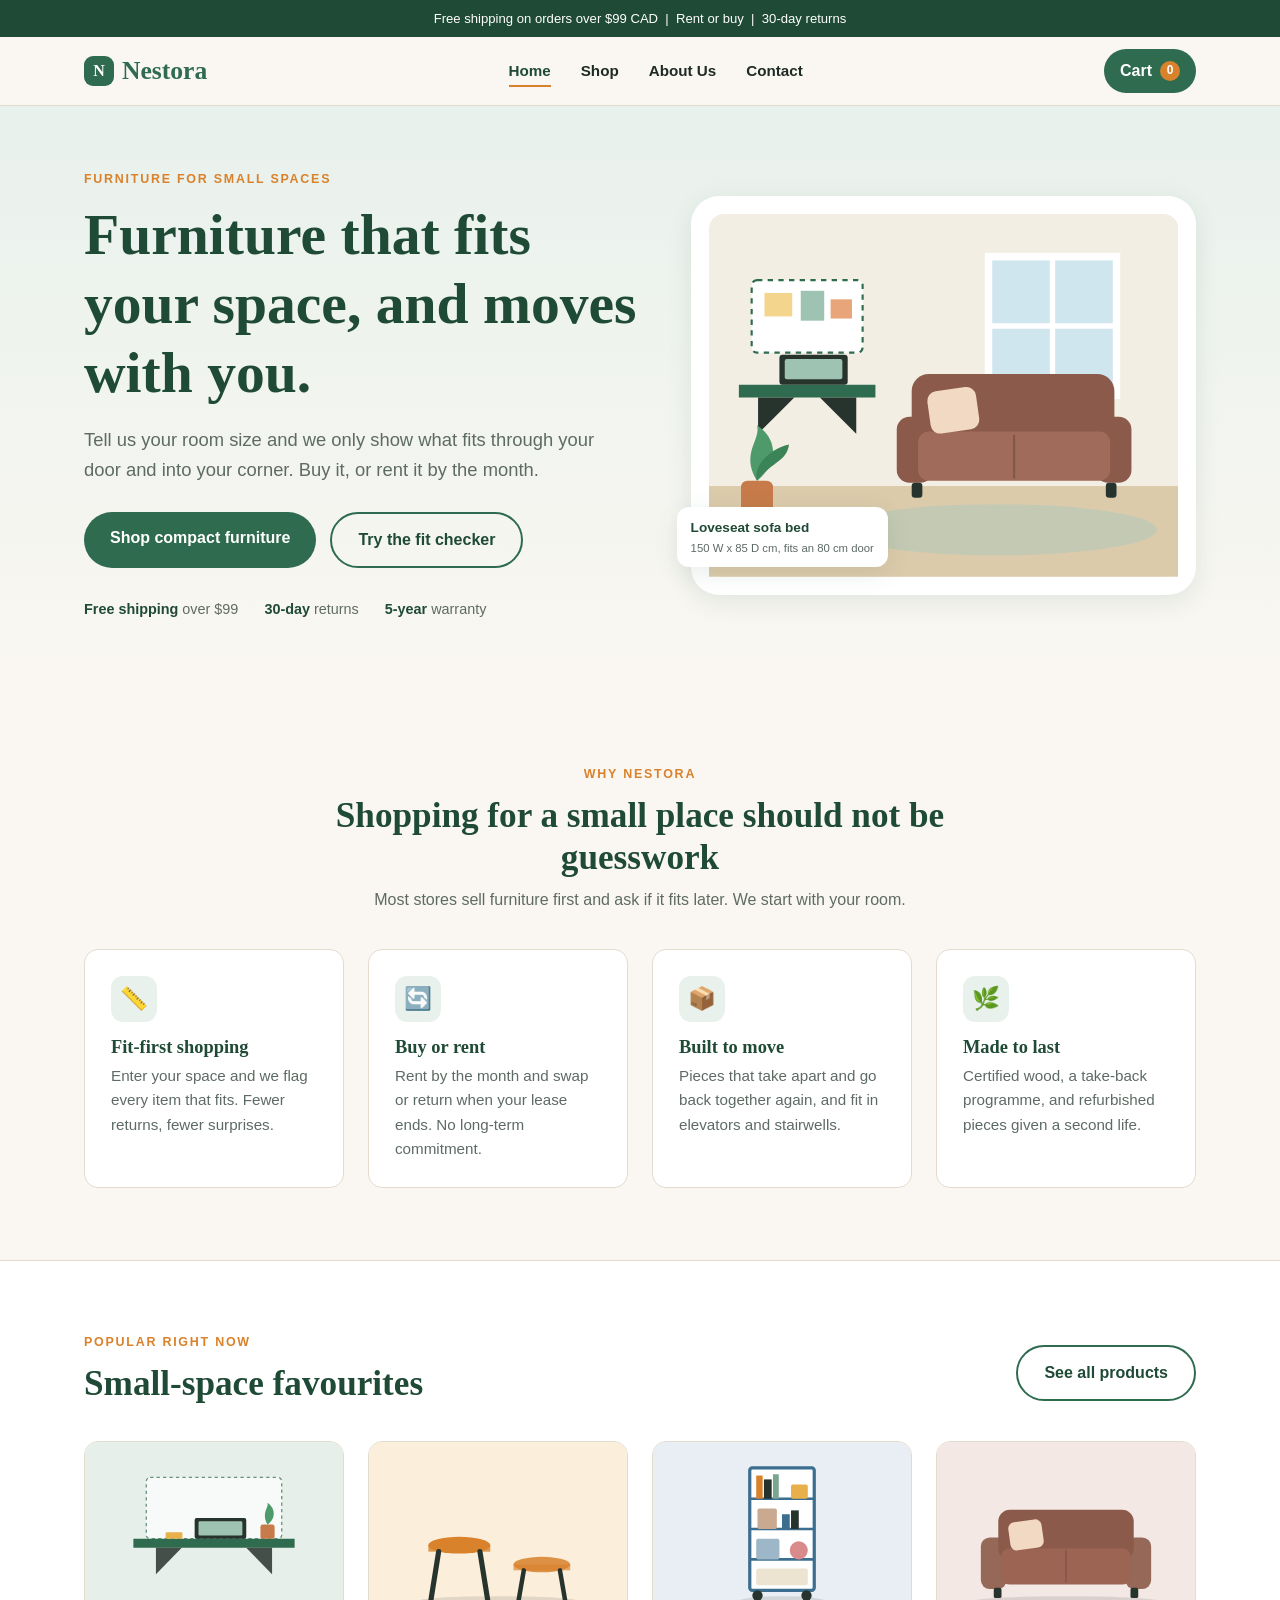
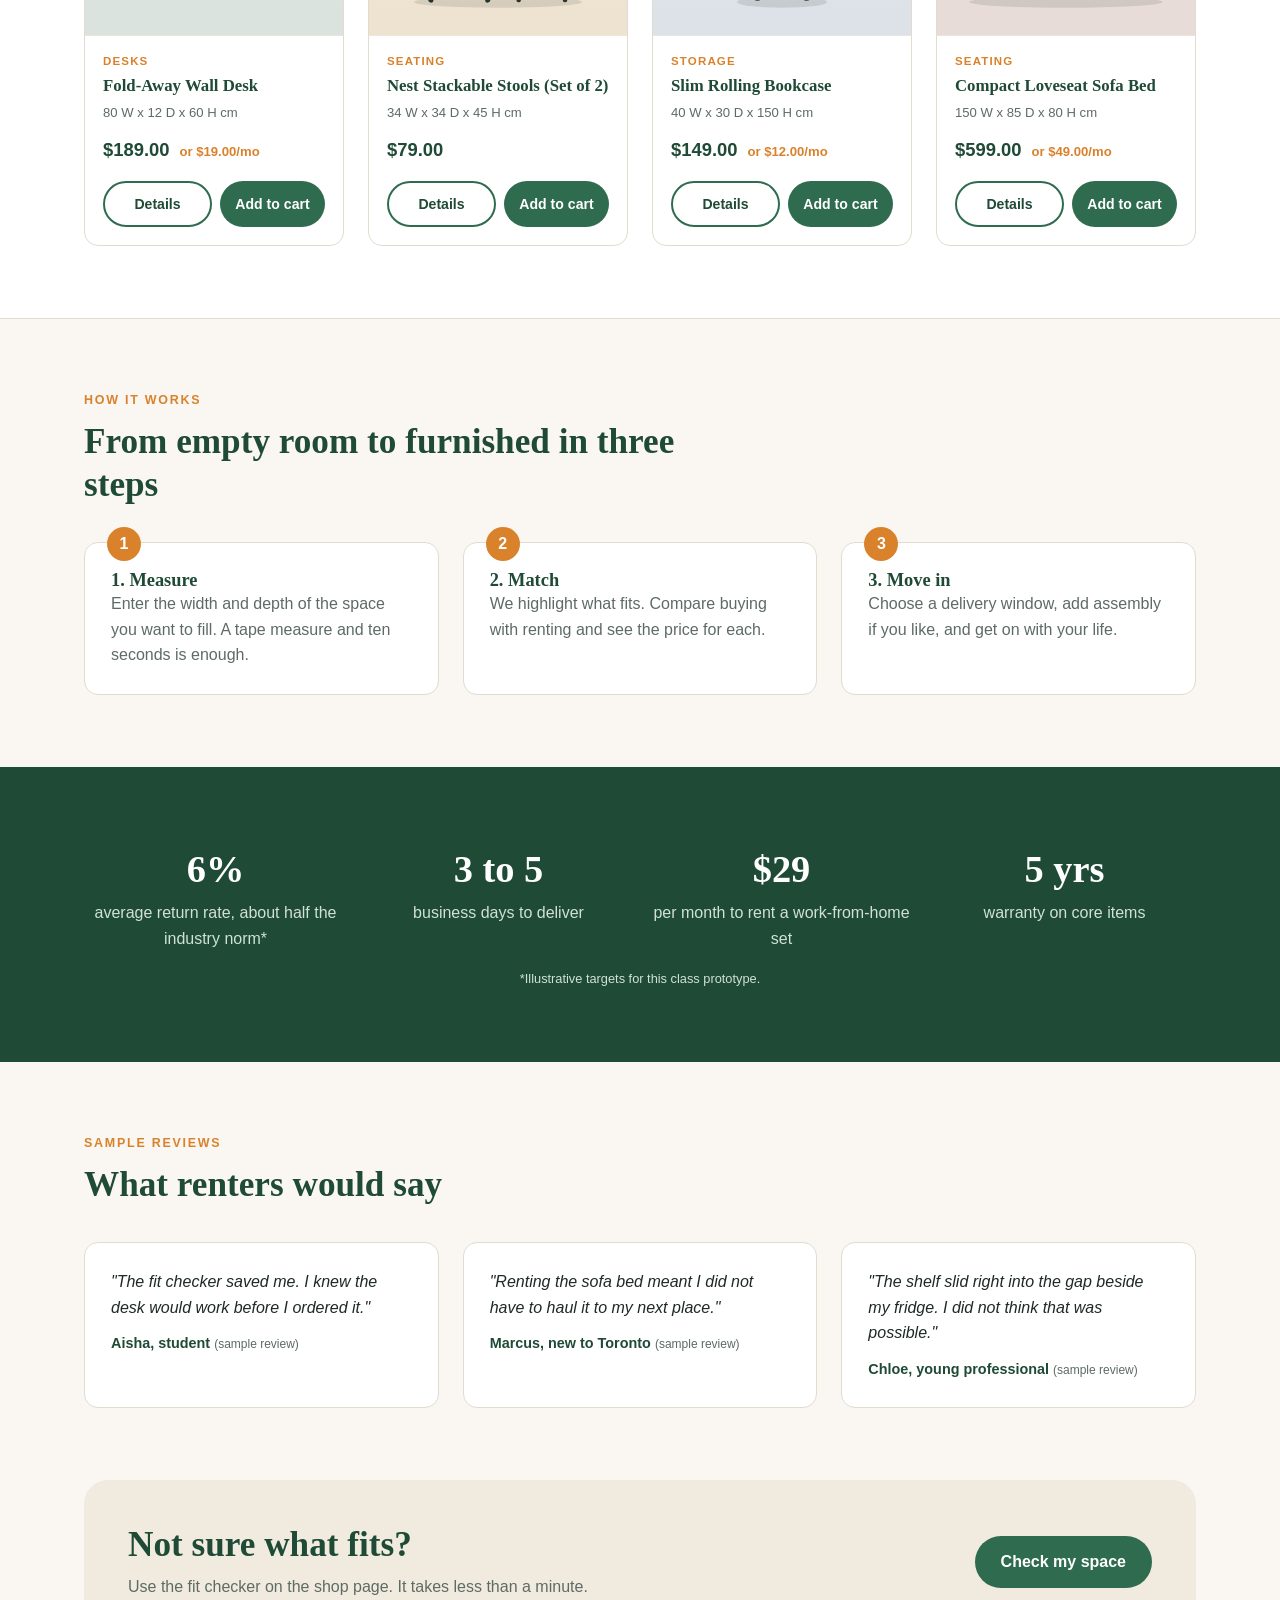
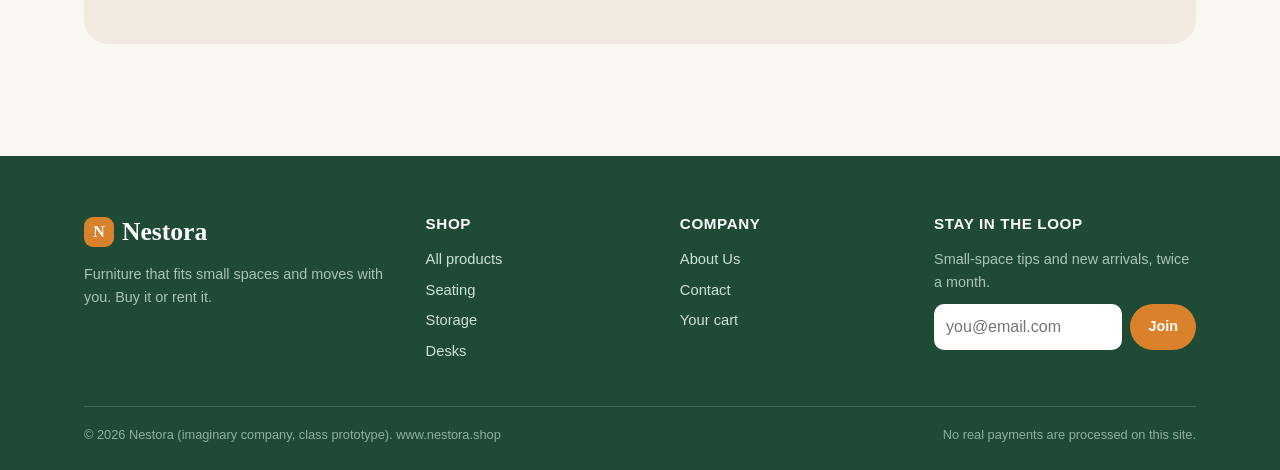
<file: index.html>
<!DOCTYPE html>
<html lang="en">
<head>
<meta charset="utf-8">
<meta name="viewport" content="width=device-width, initial-scale=1">
<title>Nestora | Furniture that fits small spaces</title>
<meta name="description" content="Nestora sells compact, modular furniture for small rentals. Check it fits, then buy or rent.">
<link rel="stylesheet" href="styles.css">
</head>
<body data-page="home">
<div id="site-header"></div>
<main>

<section class="hero">
  <div class="wrap hero-grid">
    <div>
      <div class="eyebrow">Furniture for small spaces</div>
      <h1>Furniture that fits your space, and moves with you.</h1>
      <p class="lead">Tell us your room size and we only show what fits through your door and into your corner. Buy it, or rent it by the month.</p>
      <div class="hero-actions">
        <a href="products.html" class="btn btn-primary">Shop compact furniture</a>
        <a href="products.html#fit" class="btn btn-ghost">Try the fit checker</a>
      </div>
      <div class="trust">
        <span><b>Free shipping</b> over $99</span>
        <span><b>30-day</b> returns</span>
        <span><b>5-year</b> warranty</span>
      </div>
    </div>
    <div class="hero-art">
      <svg viewBox="0 0 440 340" role="img" aria-label="Small living room with a wall desk and a loveseat" xmlns="http://www.w3.org/2000/svg">
        <rect width="440" height="340" rx="14" fill="#F3EEE3"/>
        <rect y="255" width="440" height="85" fill="#DCCBAB"/>
        <rect x="262" y="40" width="120" height="130" fill="#CFE6EE" stroke="#fff" stroke-width="7"/>
        <line x1="322" y1="40" x2="322" y2="170" stroke="#fff" stroke-width="5"/><line x1="262" y1="105" x2="382" y2="105" stroke="#fff" stroke-width="5"/>
        <rect x="40" y="62" width="104" height="68" rx="5" fill="#fff" stroke="#2F6B4F" stroke-width="2" stroke-dasharray="5 5"/>
        <rect x="52" y="74" width="26" height="22" fill="#F4D58D"/><rect x="86" y="72" width="22" height="28" fill="#9EC3B2"/><rect x="114" y="80" width="20" height="18" fill="#E9A57A"/>
        <polygon points="28,160 156,160 156,172 28,172" fill="#2F6B4F"/>
        <polygon points="46,172 80,172 46,206" fill="#27332d"/><polygon points="138,172 104,172 138,206" fill="#27332d"/>
        <rect x="66" y="132" width="64" height="28" rx="3" fill="#27332d"/><rect x="71" y="136" width="54" height="19" rx="2" fill="#9EC3B2"/>
        <ellipse cx="270" cy="296" rx="150" ry="24" fill="#B5C9BA" opacity=".6"/>
        <rect x="190" y="150" width="190" height="62" rx="16" fill="#8B5A4A"/>
        <rect x="176" y="190" width="34" height="62" rx="12" fill="#8B5A4A"/><rect x="362" y="190" width="34" height="62" rx="12" fill="#8B5A4A"/>
        <rect x="196" y="204" width="180" height="46" rx="10" fill="#A06B5A"/>
        <line x1="286" y1="207" x2="286" y2="248" stroke="#00000030" stroke-width="2"/>
        <rect x="206" y="164" width="46" height="40" rx="9" fill="#F2D9C4" transform="rotate(-8 229 184)"/>
        <rect x="190" y="252" width="10" height="14" rx="3" fill="#27332d"/><rect x="372" y="252" width="10" height="14" rx="3" fill="#27332d"/>
        <rect x="30" y="250" width="30" height="40" rx="6" fill="#C77B4A"/><path d="M45 250c-16-26 4-38 0-52 18 12 22 34 0 52z" fill="#4f9a6a"/><path d="M45 250c14-18 28-18 30-34-18 4-34 20-30 34z" fill="#3b8457"/>
      </svg>
      <div class="hero-tag">Loveseat sofa bed<small>150 W x 85 D cm, fits an 80 cm door</small></div>
    </div>
  </div>
</section>

<section>
  <div class="wrap">
    <div class="section-head center" style="text-align:center">
      <div class="eyebrow">Why Nestora</div>
      <h2>Shopping for a small place should not be guesswork</h2>
      <p>Most stores sell furniture first and ask if it fits later. We start with your room.</p>
    </div>
    <div class="grid grid-4">
      <div class="feature"><div class="ico">&#128207;</div><h3>Fit-first shopping</h3><p>Enter your space and we flag every item that fits. Fewer returns, fewer surprises.</p></div>
      <div class="feature"><div class="ico">&#128260;</div><h3>Buy or rent</h3><p>Rent by the month and swap or return when your lease ends. No long-term commitment.</p></div>
      <div class="feature"><div class="ico">&#128230;</div><h3>Built to move</h3><p>Pieces that take apart and go back together again, and fit in elevators and stairwells.</p></div>
      <div class="feature"><div class="ico">&#127807;</div><h3>Made to last</h3><p>Certified wood, a take-back programme, and refurbished pieces given a second life.</p></div>
    </div>
  </div>
</section>

<section style="background:var(--white);border-block:1px solid var(--line)">
  <div class="wrap">
    <div class="shop-tools" style="margin-bottom:28px">
      <div class="section-head" style="margin:0">
        <div class="eyebrow">Popular right now</div>
        <h2>Small-space favourites</h2>
      </div>
      <a href="products.html" class="btn btn-ghost">See all products</a>
    </div>
    <div class="grid grid-4" id="featured"></div>
  </div>
</section>

<section>
  <div class="wrap">
    <div class="section-head">
      <div class="eyebrow">How it works</div>
      <h2>From empty room to furnished in three steps</h2>
    </div>
    <div class="grid grid-3 steps" style="margin-top:24px">
      <div class="step"><h3>1. Measure</h3><p>Enter the width and depth of the space you want to fill. A tape measure and ten seconds is enough.</p></div>
      <div class="step"><h3>2. Match</h3><p>We highlight what fits. Compare buying with renting and see the price for each.</p></div>
      <div class="step"><h3>3. Move in</h3><p>Choose a delivery window, add assembly if you like, and get on with your life.</p></div>
    </div>
  </div>
</section>

<section class="band">
  <div class="wrap stats">
    <div><b>6%</b><p>average return rate, about half the industry norm*</p></div>
    <div><b>3 to 5</b><p>business days to deliver</p></div>
    <div><b>$29</b><p>per month to rent a work-from-home set</p></div>
    <div><b>5 yrs</b><p>warranty on core items</p></div>
  </div>
  <div class="wrap"><p style="text-align:center;font-size:.8rem;margin-top:18px">*Illustrative targets for this class prototype.</p></div>
</section>

<section>
  <div class="wrap">
    <div class="section-head"><div class="eyebrow">Sample reviews</div><h2>What renters would say</h2></div>
    <div class="grid grid-3">
      <div class="quote"><p>"The fit checker saved me. I knew the desk would work before I ordered it."</p><cite>Aisha, student <small>(sample review)</small></cite></div>
      <div class="quote"><p>"Renting the sofa bed meant I did not have to haul it to my next place."</p><cite>Marcus, new to Toronto <small>(sample review)</small></cite></div>
      <div class="quote"><p>"The shelf slid right into the gap beside my fridge. I did not think that was possible."</p><cite>Chloe, young professional <small>(sample review)</small></cite></div>
    </div>
  </div>
</section>

<section style="padding-top:0">
  <div class="wrap">
    <div class="cta-strip">
      <div><h2>Not sure what fits?</h2><p>Use the fit checker on the shop page. It takes less than a minute.</p></div>
      <a href="products.html#fit" class="btn btn-primary">Check my space</a>
    </div>
  </div>
</section>

</main>
<div id="site-footer"></div>
<script src="app.js"></script>
</body>
</html>
</file>
<file: styles.css>
:root{
  --green:#2F6B4F; --green-dark:#1F4A36; --green-soft:#E8F1EC;
  --cream:#FAF7F2; --sand:#F1EBDF; --ink:#1E2A24; --muted:#5E6B64;
  --accent:#D9822B; --line:#E2DCCF; --white:#fff;
  --radius:14px; --shadow:0 6px 24px rgba(31,74,54,.10);
  --serif:Georgia,"Times New Roman",serif;
  --sans:-apple-system,BlinkMacSystemFont,"Segoe UI",Roboto,Helvetica,Arial,sans-serif;
}
*{box-sizing:border-box;margin:0;padding:0}
html{scroll-behavior:smooth}
body{font-family:var(--sans);color:var(--ink);background:var(--cream);line-height:1.6;font-size:16px}
img,svg{max-width:100%;display:block}
a{color:inherit;text-decoration:none}
h1,h2,h3{font-family:var(--serif);line-height:1.2;color:var(--green-dark)}
h1{font-size:clamp(2.2rem,5vw,3.6rem)}
h2{font-size:clamp(1.6rem,3vw,2.2rem);margin-bottom:.5rem}
h3{font-size:1.15rem}
p{color:var(--muted)}
.wrap{max-width:1160px;margin:0 auto;padding:0 24px}
section{padding:72px 0}
.eyebrow{font-size:.78rem;letter-spacing:.14em;text-transform:uppercase;color:var(--accent);font-weight:700;margin-bottom:10px}
.section-head{max-width:640px;margin-bottom:36px}
.center{text-align:center;margin-left:auto;margin-right:auto}

/* header */
.topbar{background:var(--green-dark);color:#fff;font-size:.82rem;text-align:center;padding:8px 12px}
header.site{position:sticky;top:0;z-index:50;background:rgba(250,247,242,.94);backdrop-filter:blur(8px);border-bottom:1px solid var(--line)}
.nav{display:flex;align-items:center;justify-content:space-between;height:68px}
.logo{font-family:var(--serif);font-size:1.6rem;font-weight:700;color:var(--green);display:flex;align-items:center;gap:8px}
.logo span.mark{width:30px;height:30px;border-radius:9px;background:var(--green);display:inline-grid;place-items:center;color:#fff;font-size:1rem}
.nav ul{list-style:none;display:flex;gap:30px}
.nav ul a{font-weight:600;font-size:.95rem;padding:6px 0;border-bottom:2px solid transparent}
.nav ul a:hover,.nav ul a.active{border-color:var(--accent);color:var(--green-dark)}
.cart-link{position:relative;display:flex;align-items:center;gap:8px;font-weight:600;background:var(--green);color:#fff;padding:9px 16px;border-radius:999px}
.cart-link:hover{background:var(--green-dark)}
.badge{background:var(--accent);color:#fff;font-size:.75rem;min-width:20px;height:20px;border-radius:999px;display:grid;place-items:center;padding:0 6px}
.menu-btn{display:none;background:none;border:1px solid var(--line);border-radius:8px;padding:6px 10px;font-size:1.1rem;cursor:pointer}

/* buttons */
.btn{display:inline-block;border:0;cursor:pointer;font:inherit;font-weight:700;padding:13px 26px;border-radius:999px;transition:.2s;text-align:center}
.btn-primary{background:var(--green);color:#fff}
.btn-primary:hover{background:var(--green-dark);transform:translateY(-1px)}
.btn-accent{background:var(--accent);color:#fff}
.btn-accent:hover{filter:brightness(.92)}
.btn-ghost{background:transparent;color:var(--green-dark);border:2px solid var(--green)}
.btn-ghost:hover{background:var(--green-soft)}
.btn-sm{padding:9px 18px;font-size:.9rem}
.btn-block{display:block;width:100%}

/* hero */
.hero{padding:64px 0 72px;background:linear-gradient(180deg,var(--green-soft),var(--cream))}
.hero-grid{display:grid;grid-template-columns:1.05fr .95fr;gap:48px;align-items:center}
.hero p.lead{font-size:1.15rem;margin:18px 0 28px;max-width:520px}
.hero-actions{display:flex;gap:14px;flex-wrap:wrap}
.hero-art{background:var(--white);border-radius:28px;box-shadow:var(--shadow);padding:18px;position:relative}
.hero-tag{position:absolute;left:-14px;bottom:28px;background:var(--white);border-radius:12px;box-shadow:var(--shadow);padding:10px 14px;font-size:.85rem;font-weight:700;color:var(--green-dark)}
.hero-tag small{display:block;font-weight:500;color:var(--muted)}
.trust{display:flex;gap:26px;margin-top:30px;flex-wrap:wrap;font-size:.9rem;color:var(--muted)}
.trust b{color:var(--green-dark)}

/* cards */
.grid{display:grid;gap:24px}
.grid-4{grid-template-columns:repeat(4,1fr)}
.grid-3{grid-template-columns:repeat(3,1fr)}
.grid-2{grid-template-columns:repeat(2,1fr)}
.feature{background:var(--white);border:1px solid var(--line);border-radius:var(--radius);padding:26px}
.feature .ico{width:46px;height:46px;border-radius:12px;background:var(--green-soft);display:grid;place-items:center;font-size:1.4rem;margin-bottom:14px}
.feature p{font-size:.95rem;margin-top:6px}
.product-card{background:var(--white);border:1px solid var(--line);border-radius:var(--radius);overflow:hidden;display:flex;flex-direction:column;transition:.2s}
.product-card:hover{transform:translateY(-4px);box-shadow:var(--shadow)}
.product-card .art{aspect-ratio:4/3;background:var(--sand)}
.product-card .body{padding:16px 18px 18px;display:flex;flex-direction:column;gap:6px;flex:1}
.product-card .cat{font-size:.72rem;letter-spacing:.1em;text-transform:uppercase;color:var(--accent);font-weight:700}
.product-card h3{font-size:1.05rem}
.product-card .dims{font-size:.82rem;color:var(--muted)}
.price-row{display:flex;align-items:baseline;gap:10px;margin-top:auto;padding-top:6px}
.price{font-weight:800;font-size:1.15rem;color:var(--green-dark)}
.rent{font-size:.82rem;color:var(--accent);font-weight:700}
.card-actions{display:flex;gap:8px;margin-top:10px}
.card-actions .btn{flex:1;padding:10px 12px;font-size:.88rem}
.fit-flag{position:absolute;top:10px;left:10px;font-size:.75rem;font-weight:700;padding:4px 10px;border-radius:999px;background:var(--green);color:#fff}
.fit-flag.no{background:#9b3b2f}
.product-card .art-wrap{position:relative}
.product-card.dim{opacity:.45}

/* steps */
.steps{counter-reset:s}
.step{position:relative;padding:26px;background:var(--white);border-radius:var(--radius);border:1px solid var(--line)}
.step::before{counter-increment:s;content:counter(s);position:absolute;top:-16px;left:22px;width:34px;height:34px;border-radius:50%;background:var(--accent);color:#fff;font-weight:800;display:grid;place-items:center}
.band{background:var(--green-dark);color:#fff}
.band h2,.band h3{color:#fff}
.band p{color:#cfe2d8}
.stats{display:grid;grid-template-columns:repeat(4,1fr);gap:20px;text-align:center}
.stats b{font-family:var(--serif);font-size:2.4rem;display:block;color:#fff}
.quote{background:var(--white);border:1px solid var(--line);border-radius:var(--radius);padding:26px}
.quote p{color:var(--ink);font-style:italic}
.quote cite{display:block;margin-top:12px;font-style:normal;font-weight:700;color:var(--green-dark);font-size:.9rem}
.quote small{color:var(--muted);font-weight:400}
.cta-strip{background:var(--sand);border-radius:24px;padding:44px;display:flex;justify-content:space-between;align-items:center;gap:24px;flex-wrap:wrap}

/* page title */
.page-title{background:var(--green-soft);padding:48px 0 40px;border-bottom:1px solid var(--line)}
.crumbs{font-size:.85rem;color:var(--muted);margin-bottom:8px}
.crumbs a:hover{color:var(--green)}

/* products page */
.shop-tools{display:flex;gap:14px;flex-wrap:wrap;align-items:center;justify-content:space-between;margin-bottom:22px}
.chips{display:flex;gap:8px;flex-wrap:wrap}
.chip{border:1.5px solid var(--line);background:var(--white);padding:8px 16px;border-radius:999px;font:inherit;font-weight:600;font-size:.9rem;cursor:pointer;color:var(--ink)}
.chip.on{background:var(--green);color:#fff;border-color:var(--green)}
select,input,textarea{font:inherit;color:var(--ink);background:var(--white);border:1.5px solid var(--line);border-radius:10px;padding:10px 12px;width:100%}
select{width:auto}
input:focus,select:focus,textarea:focus{outline:2px solid var(--green);outline-offset:1px;border-color:var(--green)}
.fit-box{background:var(--white);border:1.5px dashed var(--green);border-radius:var(--radius);padding:20px 22px;margin-bottom:28px;display:grid;grid-template-columns:1.2fr 1fr 1fr auto;gap:16px;align-items:end}
.fit-box label{font-size:.82rem;font-weight:700;color:var(--green-dark);display:block;margin-bottom:4px}
.fit-box h3{font-size:1.05rem}
.fit-box p{font-size:.88rem}
.result-count{color:var(--muted);font-size:.9rem;margin-bottom:14px}

/* product detail */
.detail{display:grid;grid-template-columns:1.05fr .95fr;gap:48px;align-items:start}
.detail .art{background:var(--sand);border-radius:24px;overflow:hidden;border:1px solid var(--line)}
.detail h1{font-size:2.3rem;margin:4px 0 10px}
.detail .big-price{font-size:1.9rem;font-weight:800;color:var(--green-dark);margin:14px 0 4px}
.mode{display:grid;grid-template-columns:1fr 1fr;gap:10px;margin:18px 0}
.mode label{border:2px solid var(--line);border-radius:12px;padding:12px 14px;cursor:pointer;background:var(--white);display:block}
.mode input{display:none}
.mode label.on{border-color:var(--green);background:var(--green-soft)}
.mode b{display:block;color:var(--green-dark)}
.mode span{font-size:.85rem;color:var(--muted)}
.qty{display:inline-flex;align-items:center;border:1.5px solid var(--line);border-radius:999px;background:var(--white);overflow:hidden}
.qty button{width:38px;height:38px;border:0;background:none;font-size:1.2rem;cursor:pointer}
.qty button:hover{background:var(--green-soft)}
.qty span{min-width:34px;text-align:center;font-weight:700}
.buy-row{display:flex;gap:14px;align-items:center;flex-wrap:wrap;margin-top:6px}
.specs{margin-top:26px;border-top:1px solid var(--line)}
.specs div{display:flex;justify-content:space-between;padding:10px 0;border-bottom:1px solid var(--line);font-size:.95rem}
.specs dt{color:var(--muted)}
.specs dd{font-weight:600}
ul.ticks{list-style:none;margin:14px 0}
ul.ticks li{padding-left:28px;position:relative;margin:7px 0;color:var(--ink)}
ul.ticks li::before{content:"✓";position:absolute;left:0;color:var(--green);font-weight:800}

/* cart */
.cart-grid{display:grid;grid-template-columns:1.6fr 1fr;gap:32px;align-items:start}
.cart-line{display:grid;grid-template-columns:110px 1fr auto;gap:18px;align-items:center;background:var(--white);border:1px solid var(--line);border-radius:var(--radius);padding:14px;margin-bottom:14px}
.cart-line .art{border-radius:10px;overflow:hidden;background:var(--sand)}
.cart-line h3{font-size:1.05rem}
.cart-line .tag{display:inline-block;font-size:.72rem;font-weight:700;background:var(--green-soft);color:var(--green-dark);padding:2px 10px;border-radius:999px;margin:4px 0 8px}
.cart-line .tag.rent{background:#FBEBD5;color:#9a5a12}
.line-price{text-align:right;font-weight:800;color:var(--green-dark)}
.line-price small{display:block;font-weight:500;color:var(--muted)}
.remove{background:none;border:0;color:var(--muted);cursor:pointer;font-size:.85rem;text-decoration:underline;margin-top:6px}
.remove:hover{color:#9b3b2f}
.summary{background:var(--white);border:1px solid var(--line);border-radius:var(--radius);padding:24px;position:sticky;top:90px}
.summary h3{margin-bottom:14px}
.sum-row{display:flex;justify-content:space-between;padding:7px 0;font-size:.95rem}
.sum-row.total{border-top:1px solid var(--line);margin-top:8px;padding-top:14px;font-size:1.15rem;font-weight:800;color:var(--green-dark)}
.sum-row .disc{color:var(--green)}
.ship-bar{height:8px;background:var(--sand);border-radius:99px;overflow:hidden;margin:6px 0 4px}
.ship-bar i{display:block;height:100%;background:var(--green);border-radius:99px;transition:.3s}
.promo{display:flex;gap:8px;margin:14px 0}
.promo input{padding:9px 12px}
.note{font-size:.8rem;color:var(--muted);margin-top:10px}
.msg{font-size:.85rem;margin-top:-6px;margin-bottom:8px;min-height:1.2em}
.msg.ok{color:var(--green)}
.msg.err{color:#9b3b2f}
.empty{text-align:center;padding:60px 20px;background:var(--white);border:1px dashed var(--line);border-radius:var(--radius)}
.empty .ico{font-size:3rem}

/* modal */
.modal-bg{position:fixed;inset:0;background:rgba(20,35,28,.55);display:none;place-items:center;z-index:100;padding:20px}
.modal-bg.open{display:grid}
.modal{background:var(--white);border-radius:20px;max-width:460px;width:100%;padding:34px;text-align:center}
.modal .ico{width:64px;height:64px;border-radius:50%;background:var(--green-soft);display:grid;place-items:center;margin:0 auto 14px;font-size:1.8rem;color:var(--green)}
.modal p{margin:10px 0 20px}

/* toast */
.toast{position:fixed;right:20px;bottom:20px;background:var(--green-dark);color:#fff;padding:14px 20px;border-radius:12px;box-shadow:var(--shadow);transform:translateY(120px);opacity:0;transition:.3s;z-index:120;font-weight:600}
.toast.show{transform:none;opacity:1}

/* about */
.about-hero{display:grid;grid-template-columns:1fr 1fr;gap:48px;align-items:center}
.team .person{background:var(--white);border:1px solid var(--line);border-radius:var(--radius);padding:22px;text-align:center}
.avatar{width:76px;height:76px;border-radius:50%;margin:0 auto 12px;display:grid;place-items:center;color:#fff;font-weight:800;font-size:1.4rem;font-family:var(--serif)}
.person small{color:var(--accent);font-weight:700;display:block;margin-bottom:6px}
.person p{font-size:.88rem}
.timeline{border-left:3px solid var(--green-soft);padding-left:24px;margin-left:8px}
.timeline div{position:relative;margin-bottom:22px}
.timeline div::before{content:"";position:absolute;left:-33px;top:6px;width:14px;height:14px;border-radius:50%;background:var(--accent);border:3px solid var(--cream)}
.timeline b{color:var(--green-dark)}

/* contact */
.contact-grid{display:grid;grid-template-columns:1.25fr .75fr;gap:36px;align-items:start}
.form-card,.info-card{background:var(--white);border:1px solid var(--line);border-radius:var(--radius);padding:28px}
.field{margin-bottom:16px}
.field label{display:block;font-weight:700;font-size:.88rem;margin-bottom:5px;color:var(--green-dark)}
.field .err{color:#9b3b2f;font-size:.8rem;margin-top:3px;min-height:1em}
.field.bad input,.field.bad textarea,.field.bad select{border-color:#9b3b2f}
.row2{display:grid;grid-template-columns:1fr 1fr;gap:16px}
textarea{min-height:130px;resize:vertical}
.info-item{display:flex;gap:14px;margin-bottom:18px}
.info-item .ico{width:42px;height:42px;border-radius:12px;background:var(--green-soft);display:grid;place-items:center;flex:none}
.info-item b{display:block;color:var(--green-dark)}
.info-item span{font-size:.92rem;color:var(--muted)}
.success{display:none;background:var(--green-soft);border:1.5px solid var(--green);border-radius:var(--radius);padding:22px;text-align:center}
.success.show{display:block}
details{background:var(--white);border:1px solid var(--line);border-radius:12px;padding:16px 20px;margin-bottom:12px}
summary{cursor:pointer;font-weight:700;color:var(--green-dark)}
details p{margin-top:10px;font-size:.95rem}

/* footer */
footer.site{background:var(--green-dark);color:#cfe2d8;padding:56px 0 24px;margin-top:40px}
.foot-grid{display:grid;grid-template-columns:1.4fr 1fr 1fr 1.2fr;gap:36px}
footer h4{color:#fff;margin-bottom:12px;font-size:.95rem;letter-spacing:.04em}
footer ul{list-style:none}
footer li{margin:7px 0;font-size:.92rem}
footer a:hover{color:#fff;text-decoration:underline}
footer .logo{color:#fff;margin-bottom:10px}
footer .logo .mark{background:var(--accent)}
footer p{color:#a9c4b6;font-size:.9rem}
.news{display:flex;gap:8px;margin-top:10px}
.news input{border:0;padding:10px 12px}
.foot-bottom{border-top:1px solid rgba(255,255,255,.15);margin-top:36px;padding-top:18px;font-size:.8rem;color:#8fb09f;display:flex;justify-content:space-between;gap:12px;flex-wrap:wrap}

@media(max-width:900px){
  .grid-4{grid-template-columns:repeat(2,1fr)}
  .grid-3{grid-template-columns:1fr 1fr}
  .hero-grid,.detail,.cart-grid,.about-hero,.contact-grid{grid-template-columns:1fr}
  .fit-box{grid-template-columns:1fr 1fr}
  .foot-grid{grid-template-columns:1fr 1fr}
  .stats{grid-template-columns:1fr 1fr}
  .summary{position:static}
  .nav ul{display:none;position:absolute;top:68px;left:0;right:0;background:var(--cream);flex-direction:column;gap:0;padding:8px 24px 16px;border-bottom:1px solid var(--line)}
  .nav ul.open{display:flex}
  .nav ul a{display:block;padding:12px 0}
  .menu-btn{display:block}
}
@media(max-width:560px){
  .grid-4,.grid-3,.grid-2,.row2,.fit-box,.foot-grid{grid-template-columns:1fr}
  .cart-line{grid-template-columns:80px 1fr}
  .line-price{grid-column:1/-1;text-align:left}
  .cta-strip{padding:28px}
  section{padding:52px 0}
}
</file>
